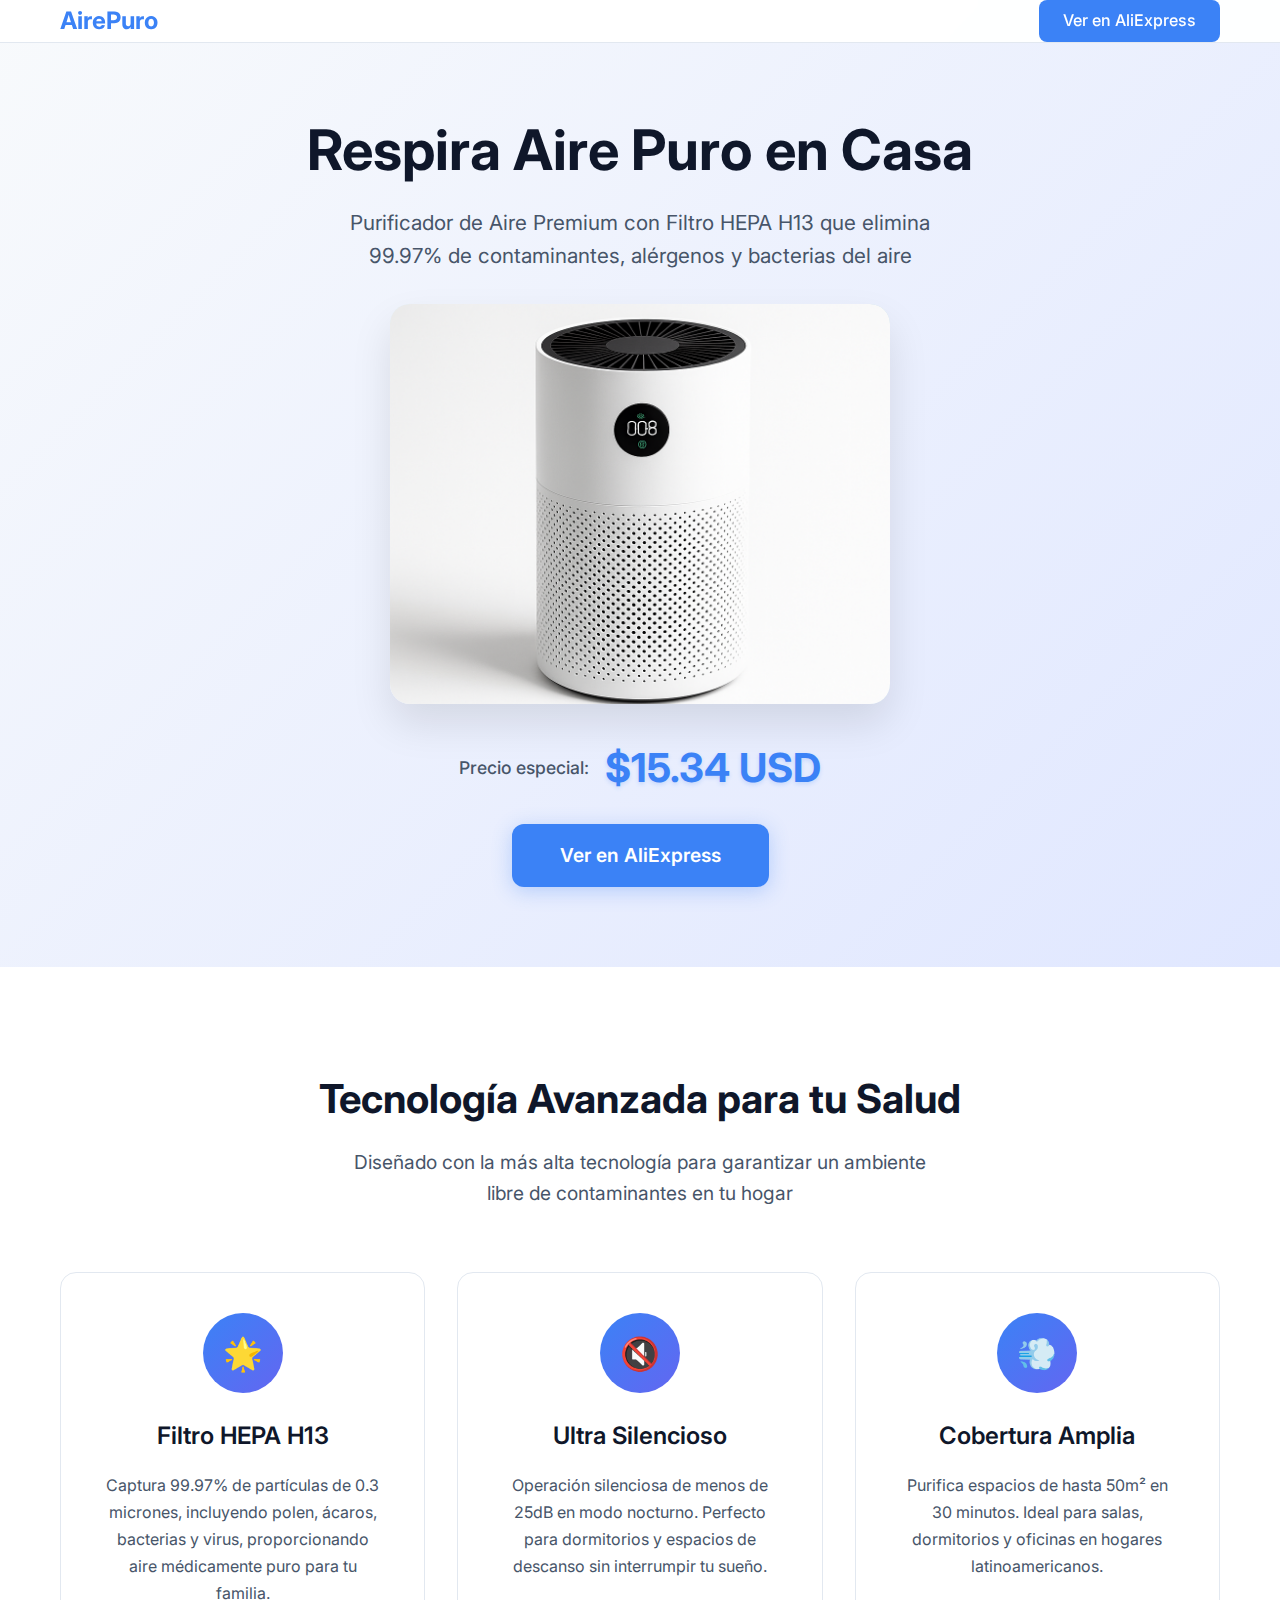
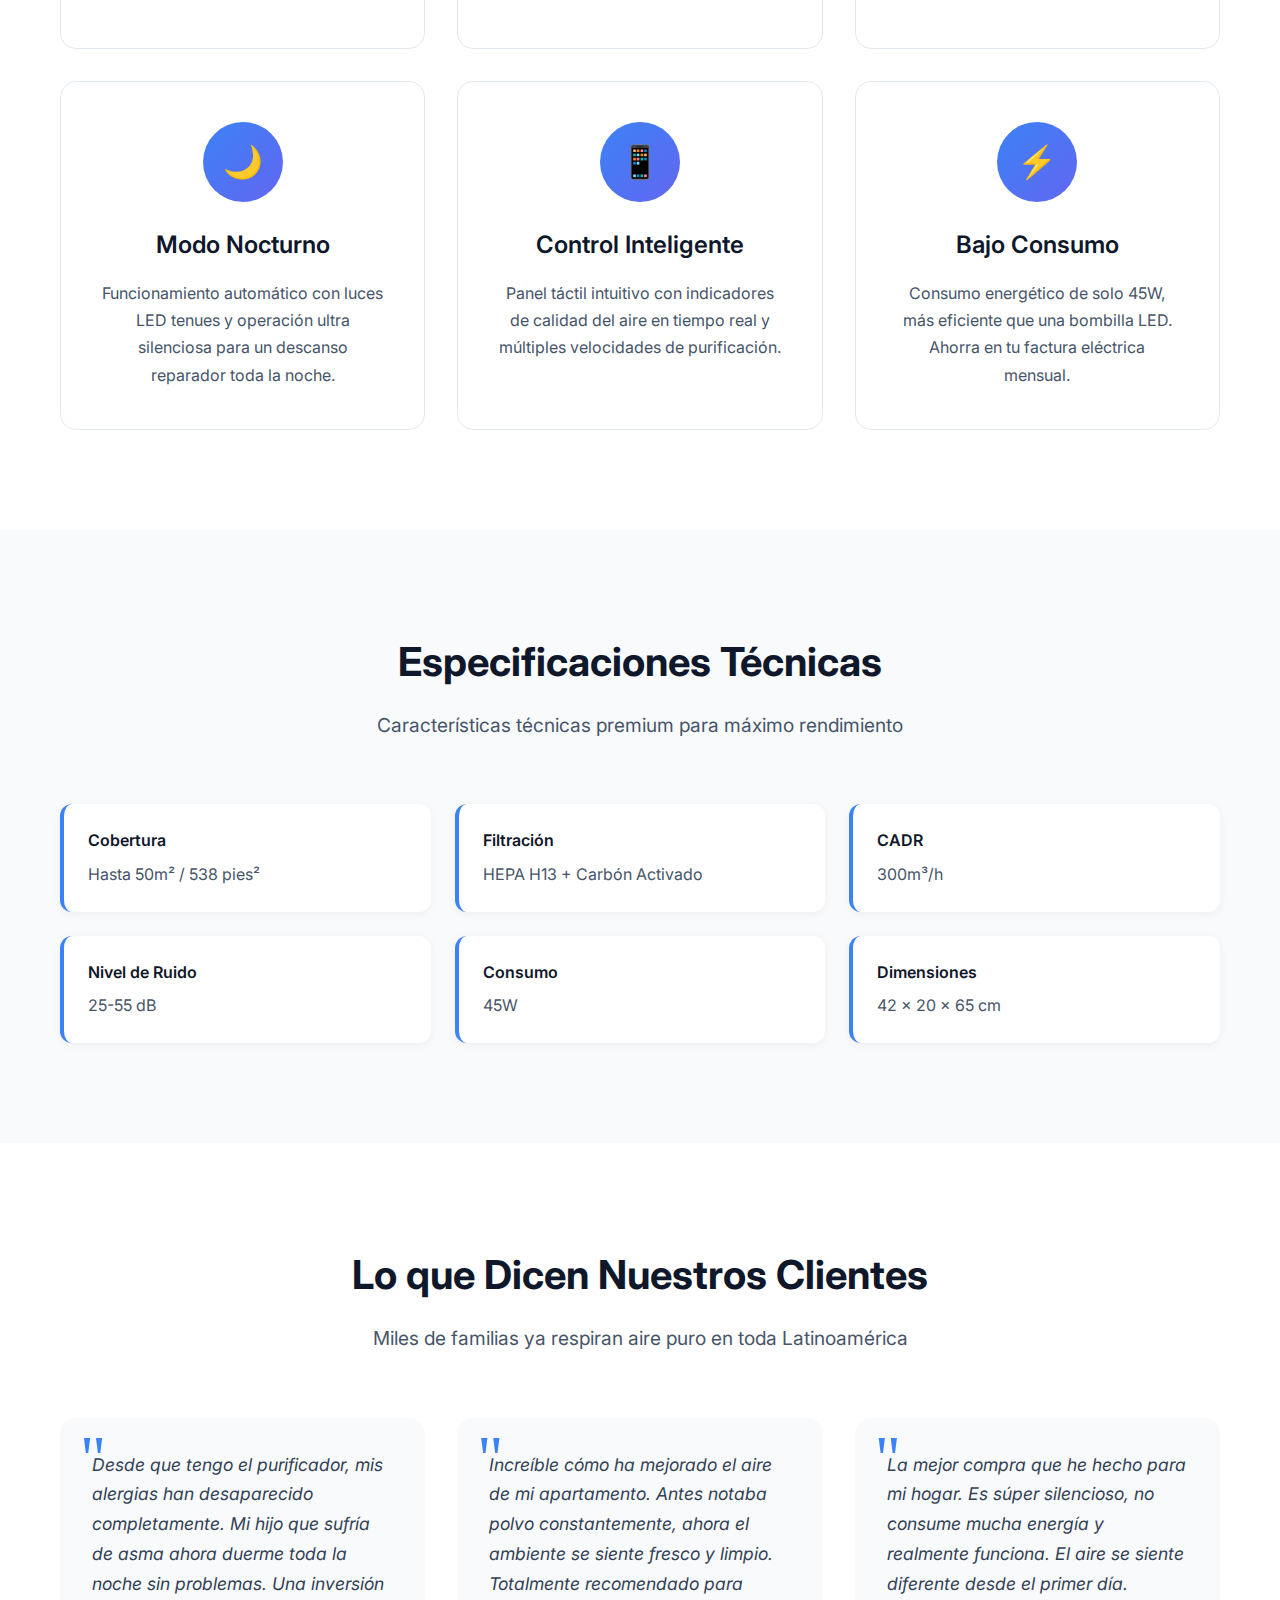
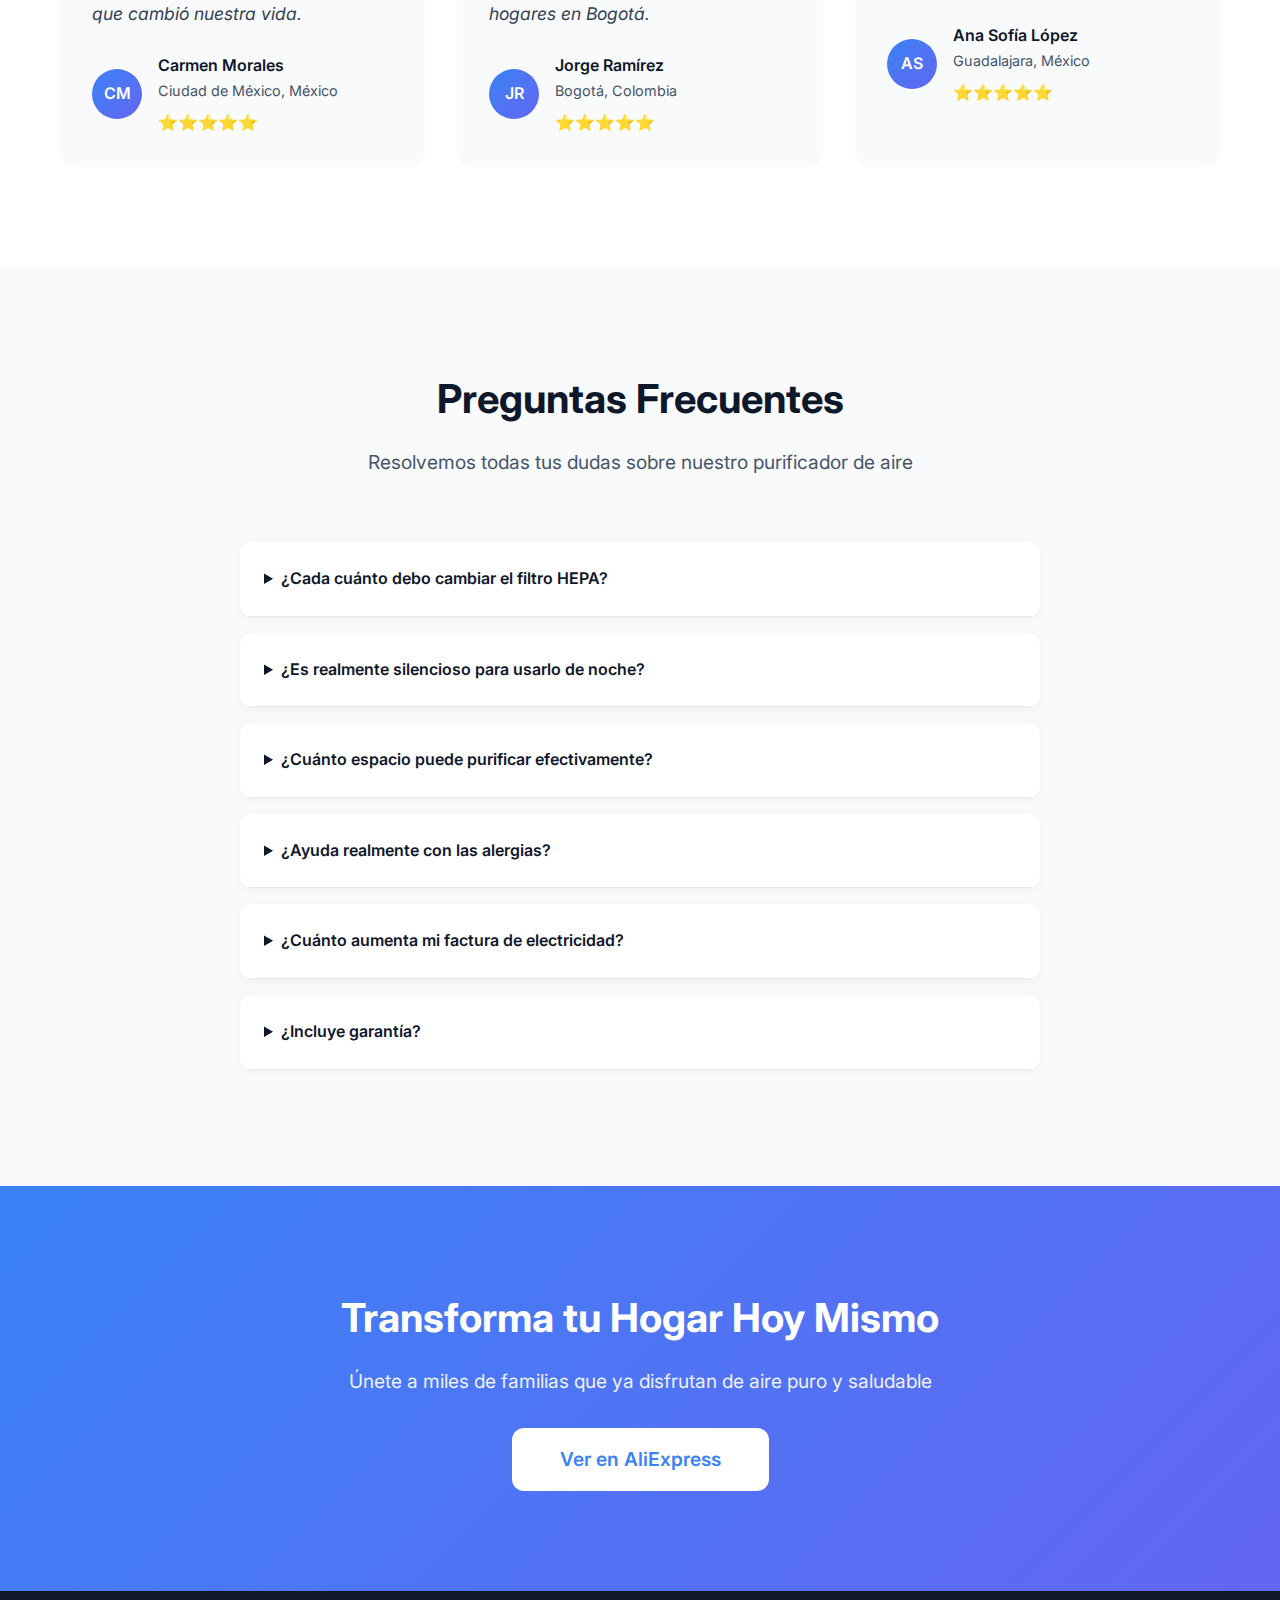
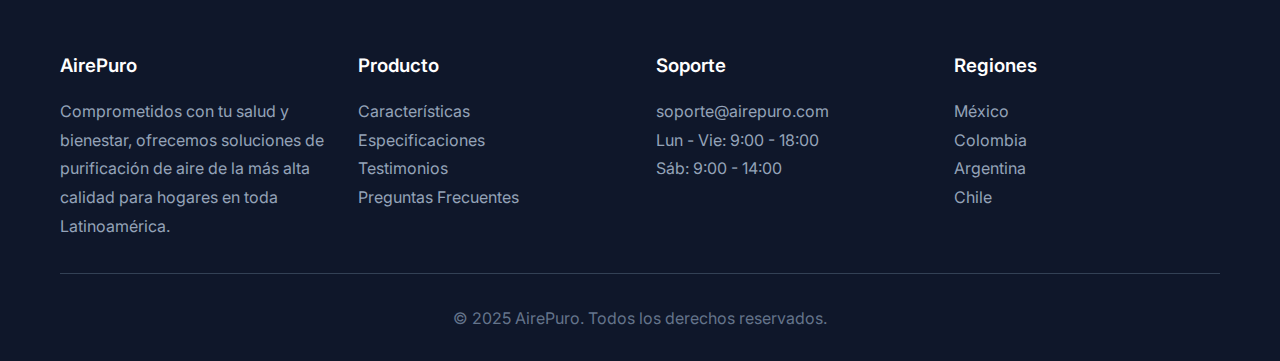
<file: index.html>
<!DOCTYPE html>
<html lang="es">
<head>
    <meta charset="UTF-8">
    <meta name="viewport" content="width=device-width, initial-scale=1.0">
    <title>Purificador de Aire Premium HEPA H13 - Aire Puro para tu Hogar | AirePuro</title>
    <meta name="description" content="Purificador de aire premium con filtro HEPA H13, elimina 99.97% de contaminantes, alérgenos y bacterias. Ideal para hogares en México y Latinoamérica. Compra ahora.">
    <meta name="keywords" content="purificador aire, filtro HEPA, aire puro, alergias, contaminación, hogar saludable, México, Colombia, Latinoamérica">
    <meta name="robots" content="index, follow">
    <link rel="canonical" href="https://airepuro.com">
    <link rel="icon" href="favicon.ico" type="image/x-icon">
    <link rel="stylesheet" href="style.css">
    
    <!-- Open Graph -->
    <meta property="og:title" content="Purificador de Aire Premium HEPA H13 - Aire Puro para tu Hogar">
    <meta property="og:description" content="Elimina 99.97% de contaminantes del aire. Tecnología HEPA H13 premium para un hogar más saludable.">
    <meta property="og:type" content="product">
    <meta property="og:url" content="https://airepuro.com">
    <meta property="og:image" content="https://airepuro.com/images/purif.png">
    <meta property="og:locale" content="es_MX">
    <meta property="product:price:amount" content="15.34">
    <meta property="product:price:currency" content="USD">
    <meta property="product:availability" content="in stock">
    <meta property="product:condition" content="new">
    <meta property="product:retailer_item_id" content="HEPA-H13-001">
    
    <!-- Twitter Card -->
    <meta name="twitter:card" content="summary_large_image">
    <meta name="twitter:title" content="Purificador de Aire Premium HEPA H13">
    <meta name="twitter:description" content="Aire puro y saludable para tu familia. Filtro HEPA H13 de grado médico.">
    <meta name="twitter:image" content="https://airepuro.com/images/purif.png">
    
    <!-- Schema.org - COMPLETAMENTE OPTIMIZADO PARA GOOGLE -->
    <script type="application/ld+json">
    {
        "@context": "https://schema.org",
        "@type": "Product",
        "name": "Purificador de Aire Premium HEPA H13",
        "description": "Purificador de aire con tecnología HEPA H13 que elimina 99.97% de contaminantes, alérgenos y bacterias del aire. Ideal para hogares saludables.",
        "image": [
            "https://airepuro.com/images/purif.png",
            "https://airepuro.com/images/purif-front.png",
            "https://airepuro.com/images/purif-side.png"
        ],
        "brand": {
            "@type": "Brand",
            "name": "AirePuro",
            "logo": "https://airepuro.com/images/logo.png"
        },
        "manufacturer": {
            "@type": "Organization",
            "name": "AirePuro Technologies"
        },
        "model": "HEPA-H13-Premium",
        "sku": "AP-HEPA-001",
        "gtin": "1234567890123",
        "mpn": "HEPA-H13-001",
        "category": "Electrodomésticos > Purificadores de Aire",
        "color": "Blanco",
        "material": "ABS Premium",
        "weight": {
            "@type": "QuantitativeValue",
            "value": "6.5",
            "unitCode": "KG"
        },
        "width": {
            "@type": "QuantitativeValue",
            "value": "20",
            "unitCode": "CM"
        },
        "height": {
            "@type": "QuantitativeValue",
            "value": "65",
            "unitCode": "CM"
        },
        "depth": {
            "@type": "QuantitativeValue",
            "value": "42",
            "unitCode": "CM"
        },
        "additionalProperty": [
            {
                "@type": "PropertyValue",
                "name": "Filtro",
                "value": "HEPA H13 + Carbón Activado"
            },
            {
                "@type": "PropertyValue",
                "name": "Cobertura",
                "value": "50 m²"
            },
            {
                "@type": "PropertyValue",
                "name": "CADR",
                "value": "300 m³/h"
            },
            {
                "@type": "PropertyValue",
                "name": "Nivel de Ruido",
                "value": "25-55 dB"
            },
            {
                "@type": "PropertyValue",
                "name": "Consumo",
                "value": "45W"
            }
        ],
        "offers": {
            "@type": "Offer",
            "price": "15.34",
            "priceCurrency": "USD",
            "availability": "https://schema.org/InStock",
            "itemCondition": "https://schema.org/NewCondition",
            "url": "https://s.click.aliexpress.com/e/_oEJDMy9",
            "seller": {
                "@type": "Organization",
                "name": "AirePuro Store",
                "url": "https://airepuro.com"
            },
            "validFrom": "2025-01-01",
            "validThrough": "2025-12-31",
            "priceValidUntil": "2025-12-31",
            "hasMerchantReturnPolicy": {
                "@type": "MerchantReturnPolicy",
                "applicableCountry": ["MX", "CO", "AR", "CL", "PE"],
                "returnPolicyCategory": "https://schema.org/MerchantReturnFiniteReturnWindow",
                "merchantReturnDays": 30,
                "returnMethod": "https://schema.org/ReturnByMail",
                "returnFees": "https://schema.org/FreeReturn",
                "refundType": "https://schema.org/FullRefund"
            },
            "shippingDetails": {
                "@type": "OfferShippingDetails",
                "shippingRate": {
                    "@type": "MonetaryAmount",
                    "value": "0",
                    "currency": "USD"
                },
                "shippingDestination": {
                    "@type": "DefinedRegion",
                    "addressCountry": ["MX", "CO", "AR", "CL", "PE"]
                },
                "deliveryTime": {
                    "@type": "ShippingDeliveryTime",
                    "handlingTime": {
                        "@type": "QuantitativeValue",
                        "minValue": 1,
                        "maxValue": 3,
                        "unitCode": "DAY"
                    },
                    "transitTime": {
                        "@type": "QuantitativeValue",
                        "minValue": 7,
                        "maxValue": 15,
                        "unitCode": "DAY"
                    }
                }
            },
            "warranty": {
                "@type": "WarrantyPromise",
                "durationOfWarranty": {
                    "@type": "QuantitativeValue",
                    "value": 24,
                    "unitCode": "MON"
                },
                "warrantyScope": "https://schema.org/CompleteWarrantyScope"
            }
        },
        "aggregateRating": {
            "@type": "AggregateRating",
            "ratingValue": "4.8",
            "bestRating": "5",
            "worstRating": "1",
            "ratingCount": "2847",
            "reviewCount": "2847"
        },
        "review": [
            {
                "@type": "Review",
                "reviewRating": {
                    "@type": "Rating",
                    "ratingValue": "5",
                    "bestRating": "5"
                },
                "author": {
                    "@type": "Person",
                    "name": "Carmen Morales"
                },
                "reviewBody": "Desde que tengo el purificador, mis alergias han desaparecido completamente. Mi hijo que sufría de asma ahora duerme toda la noche sin problemas. Una inversión que cambió nuestra vida.",
                "datePublished": "2024-11-15"
            },
            {
                "@type": "Review",
                "reviewRating": {
                    "@type": "Rating",
                    "ratingValue": "5",
                    "bestRating": "5"
                },
                "author": {
                    "@type": "Person",
                    "name": "Jorge Ramírez"
                },
                "reviewBody": "Increíble cómo ha mejorado el aire de mi apartamento. Antes notaba polvo constantemente, ahora el ambiente se siente fresco y limpio. Totalmente recomendado para hogares en Bogotá.",
                "datePublished": "2024-12-02"
            },
            {
                "@type": "Review",
                "reviewRating": {
                    "@type": "Rating",
                    "ratingValue": "5",
                    "bestRating": "5"
                },
                "author": {
                    "@type": "Person",
                    "name": "Ana Sofía López"
                },
                "reviewBody": "La mejor compra que he hecho para mi hogar. Es súper silencioso, no consume mucha energía y realmente funciona. El aire se siente diferente desde el primer día.",
                "datePublished": "2024-12-10"
            }
        ],
        "faq": [
            {
                "@type": "Question",
                "name": "¿Cada cuánto debo cambiar el filtro HEPA?",
                "acceptedAnswer": {
                    "@type": "Answer",
                    "text": "El filtro HEPA H13 tiene una duración de 8-12 meses dependiendo del uso y la calidad del aire ambiente. El dispositivo incluye un indicador que te avisará cuando sea momento de reemplazarlo."
                }
            },
            {
                "@type": "Question",
                "name": "¿Es realmente silencioso para usarlo de noche?",
                "acceptedAnswer": {
                    "@type": "Answer",
                    "text": "Sí, en modo nocturno opera a menos de 25dB, que es más silencioso que un susurro. Muchos usuarios reportan que no lo escuchan funcionando durante la noche."
                }
            },
            {
                "@type": "Question",
                "name": "¿Cuánto espacio puede purificar efectivamente?",
                "acceptedAnswer": {
                    "@type": "Answer",
                    "text": "El purificador es efectivo en espacios de hasta 50m². Para habitaciones más grandes, recomendamos usar dos unidades para obtener los mejores resultados."
                }
            },
            {
                "@type": "Question",
                "name": "¿Ayuda realmente con las alergias?",
                "acceptedAnswer": {
                    "@type": "Answer",
                    "text": "Absolutamente. El filtro HEPA H13 captura 99.97% de alérgenos como polen, ácaros del polvo, caspa de mascotas y esporas de moho, proporcionando alivio significativo a personas alérgicas."
                }
            }
        ]
    }
    </script>
    
    <!-- Breadcrumb Schema -->
    <script type="application/ld+json">
    {
        "@context": "https://schema.org",
        "@type": "BreadcrumbList",
        "itemListElement": [
            {
                "@type": "ListItem",
                "position": 1,
                "name": "Inicio",
                "item": "https://airepuro.com"
            },
            {
                "@type": "ListItem",
                "position": 2,
                "name": "Purificadores de Aire",
                "item": "https://airepuro.com/purificadores"
            },
            {
                "@type": "ListItem",
                "position": 3,
                "name": "Purificador HEPA H13",
                "item": "https://airepuro.com/purificador-hepa-h13"
            }
        ]
    }
    </script>
    
    <!-- Organization Schema -->
    <script type="application/ld+json">
    {
        "@context": "https://schema.org",
        "@type": "Organization",
        "name": "AirePuro",
        "url": "https://airepuro.com",
        "logo": "https://airepuro.com/images/logo.png",
        "description": "Especialistas en purificación de aire para hogares en Latinoamérica",
        "address": {
            "@type": "PostalAddress",
            "addressRegion": "Latinoamérica",
            "addressCountry": ["MX", "CO", "AR", "CL"]
        },
        "contactPoint": {
            "@type": "ContactPoint",
            "telephone": "+52-800-123-4567",
            "contactType": "customer service",
            "availableLanguage": "Spanish",
            "areaServed": ["MX", "CO", "AR", "CL", "PE"]
        },
        "sameAs": [
            "https://facebook.com/airepuro",
            "https://instagram.com/airepuro",
            "https://twitter.com/airepuro"
        ]
    }
    </script>
    
    <!-- Google Fonts -->
    <link rel="preconnect" href="https://fonts.googleapis.com">
    <link rel="preconnect" href="https://fonts.gstatic.com" crossorigin>
    <link href="https://fonts.googleapis.com/css2?family=Inter:wght@300;400;500;600;700&display=swap" rel="stylesheet">
</head>
<body>
    <header>
        <nav class="container">
            <div class="logo">AirePuro</div>
            <a href="https://s.click.aliexpress.com/e/_oEJDMy9" class="cta-header">Ver en AliExpress</a>
        </nav>
    </header>

    <main>
        <section class="hero">
            <div class="container">
                <h1>Respira Aire Puro en Casa</h1>
                <p class="subtitle">Purificador de Aire Premium con Filtro HEPA H13 que elimina 99.97% de contaminantes, alérgenos y bacterias del aire</p>
                
                <div class="hero-image">
                    <img src="images/purif.png" alt="Purificador de Aire Premium HEPA H13" style="width: 100%; height: 100%; object-fit: cover; border-radius: 20px;" onerror="this.style.display='none'; this.nextElementSibling.style.display='flex';">
                    <div style="display: none; width: 100%; height: 100%; align-items: center; justify-content: center; background: linear-gradient(45deg, #f0f4f8, #d6e7f0); border-radius: 20px; color: #64748b;">
                        Purificador de Aire Premium
                    </div>
                </div>
                <div class="price-display">
                    <span class="price-label">Precio especial:</span>
                    <span class="price-current">$15.34 USD</span>
                </div>
                <a href="https://s.click.aliexpress.com/e/_oEJDMy9" class="cta-primary">Ver en AliExpress</a>
            </div>
        </section>

        <section class="features">
            <div class="container">
                <h2 class="section-title">Tecnología Avanzada para tu Salud</h2>
                <p class="section-subtitle">Diseñado con la más alta tecnología para garantizar un ambiente libre de contaminantes en tu hogar</p>
                
                <div class="features-grid">
                    <div class="feature-card">
                        <div class="feature-icon">🌟</div>
                        <h3>Filtro HEPA H13</h3>
                        <p>Captura 99.97% de partículas de 0.3 micrones, incluyendo polen, ácaros, bacterias y virus, proporcionando aire médicamente puro para tu familia.</p>
                    </div>
                    
                    <div class="feature-card">
                        <div class="feature-icon">🔇</div>
                        <h3>Ultra Silencioso</h3>
                        <p>Operación silenciosa de menos de 25dB en modo nocturno. Perfecto para dormitorios y espacios de descanso sin interrumpir tu sueño.</p>
                    </div>
                    
                    <div class="feature-card">
                        <div class="feature-icon">💨</div>
                        <h3>Cobertura Amplia</h3>
                        <p>Purifica espacios de hasta 50m² en 30 minutos. Ideal para salas, dormitorios y oficinas en hogares latinoamericanos.</p>
                    </div>
                    
                    <div class="feature-card">
                        <div class="feature-icon">🌙</div>
                        <h3>Modo Nocturno</h3>
                        <p>Funcionamiento automático con luces LED tenues y operación ultra silenciosa para un descanso reparador toda la noche.</p>
                    </div>
                    
                    <div class="feature-card">
                        <div class="feature-icon">📱</div>
                        <h3>Control Inteligente</h3>
                        <p>Panel táctil intuitivo con indicadores de calidad del aire en tiempo real y múltiples velocidades de purificación.</p>
                    </div>
                    
                    <div class="feature-card">
                        <div class="feature-icon">⚡</div>
                        <h3>Bajo Consumo</h3>
                        <p>Consumo energético de solo 45W, más eficiente que una bombilla LED. Ahorra en tu factura eléctrica mensual.</p>
                    </div>
                </div>
            </div>
        </section>

        <section class="specs">
            <div class="container">
                <h2 class="section-title">Especificaciones Técnicas</h2>
                <p class="section-subtitle">Características técnicas premium para máximo rendimiento</p>
                
                <div class="specs-grid">
                    <div class="spec-item">
                        <div class="spec-label">Cobertura</div>
                        <div class="spec-value">Hasta 50m² / 538 pies²</div>
                    </div>
                    <div class="spec-item">
                        <div class="spec-label">Filtración</div>
                        <div class="spec-value">HEPA H13 + Carbón Activado</div>
                    </div>
                    <div class="spec-item">
                        <div class="spec-label">CADR</div>
                        <div class="spec-value">300m³/h</div>
                    </div>
                    <div class="spec-item">
                        <div class="spec-label">Nivel de Ruido</div>
                        <div class="spec-value">25-55 dB</div>
                    </div>
                    <div class="spec-item">
                        <div class="spec-label">Consumo</div>
                        <div class="spec-value">45W</div>
                    </div>
                    <div class="spec-item">
                        <div class="spec-label">Dimensiones</div>
                        <div class="spec-value">42 x 20 x 65 cm</div>
                    </div>
                </div>
            </div>
        </section>

        <section class="testimonials">
            <div class="container">
                <h2 class="section-title">Lo que Dicen Nuestros Clientes</h2>
                <p class="section-subtitle">Miles de familias ya respiran aire puro en toda Latinoamérica</p>
                
                <div class="testimonials-grid">
                    <div class="testimonial">
                        <p class="testimonial-text">Desde que tengo el purificador, mis alergias han desaparecido completamente. Mi hijo que sufría de asma ahora duerme toda la noche sin problemas. Una inversión que cambió nuestra vida.</p>
                        <div class="testimonial-author">
                            <div class="author-avatar">CM</div>
                            <div class="author-info">
                                <h4>Carmen Morales</h4>
                                <p>Ciudad de México, México</p>
                                <div class="stars">⭐⭐⭐⭐⭐</div>
                            </div>
                        </div>
                    </div>
                    
                    <div class="testimonial">
                        <p class="testimonial-text">Increíble cómo ha mejorado el aire de mi apartamento. Antes notaba polvo constantemente, ahora el ambiente se siente fresco y limpio. Totalmente recomendado para hogares en Bogotá.</p>
                        <div class="testimonial-author">
                            <div class="author-avatar">JR</div>
                            <div class="author-info">
                                <h4>Jorge Ramírez</h4>
                                <p>Bogotá, Colombia</p>
                                <div class="stars">⭐⭐⭐⭐⭐</div>
                            </div>
                        </div>
                    </div>
                    
                    <div class="testimonial">
                        <p class="testimonial-text">La mejor compra que he hecho para mi hogar. Es súper silencioso, no consume mucha energía y realmente funciona. El aire se siente diferente desde el primer día.</p>
                        <div class="testimonial-author">
                            <div class="author-avatar">AS</div>
                            <div class="author-info">
                                <h4>Ana Sofía López</h4>
                                <p>Guadalajara, México</p>
                                <div class="stars">⭐⭐⭐⭐⭐</div>
                            </div>
                        </div>
                    </div>
                </div>
            </div>
        </section>

        <section class="faq">
            <div class="container">
                <h2 class="section-title">Preguntas Frecuentes</h2>
                <p class="section-subtitle">Resolvemos todas tus dudas sobre nuestro purificador de aire</p>
                
                <div class="faq-container">
                    <div class="faq-item">
                        <details>
                            <summary>¿Cada cuánto debo cambiar el filtro HEPA?</summary>
                            <div class="faq-content">
                                <p>El filtro HEPA H13 tiene una duración de 8-12 meses dependiendo del uso y la calidad del aire ambiente. El dispositivo incluye un indicador que te avisará cuando sea momento de reemplazarlo.</p>
                            </div>
                        </details>
                    </div>
                    
                    <div class="faq-item">
                        <details>
                            <summary>¿Es realmente silencioso para usarlo de noche?</summary>
                            <div class="faq-content">
                                <p>Sí, en modo nocturno opera a menos de 25dB, que es más silencioso que un susurro. Muchos usuarios reportan que no lo escuchan funcionando durante la noche.</p>
                            </div>
                        </details>
                    </div>
                    
                    <div class="faq-item">
                        <details>
                            <summary>¿Cuánto espacio puede purificar efectivamente?</summary>
                            <div class="faq-content">
                                <p>El purificador es efectivo en espacios de hasta 50m². Para habitaciones más grandes, recomendamos usar dos unidades para obtener los mejores resultados.</p>
                            </div>
                        </details>
                    </div>
                    
                    <div class="faq-item">
                        <details>
                            <summary>¿Ayuda realmente con las alergias?</summary>
                            <div class="faq-content">
                                <p>Absolutamente. El filtro HEPA H13 captura 99.97% de alérgenos como polen, ácaros del polvo, caspa de mascotas y esporas de moho, proporcionando alivio significativo a personas alérgicas.</p>
                            </div>
                        </details>
                    </div>
                    
                    <div class="faq-item">
                        <details>
                            <summary>¿Cuánto aumenta mi factura de electricidad?</summary>
                            <div class="faq-content">
                                <p>Con un consumo de solo 45W, funcionando 24/7 aumentaría tu factura aproximadamente $8-12 USD al mes, dependiendo de las tarifas locales de electricidad.</p>
                            </div>
                        </details>
                    </div>
                    
                    <div class="faq-item">
                        <details>
                            <summary>¿Incluye garantía?</summary>
                            <div class="faq-content">
                                <p>Sí, incluye garantía de 2 años del fabricante y 30 días de garantía de satisfacción. Si no estás completamente satisfecho, puedes devolverlo.</p>
                            </div>
                        </details>
                    </div>
                </div>
            </div>
        </section>

        <section class="cta-section">
            <div class="container">
                <h2>Transforma tu Hogar Hoy Mismo</h2>
                <p>Únete a miles de familias que ya disfrutan de aire puro y saludable</p>
                <a href="https://s.click.aliexpress.com/e/_oEJDMy9" class="cta-final">Ver en AliExpress</a>
            </div>
        </section>
    </main>

    <footer>
        <div class="container">
            <div class="footer-content">
                <div class="footer-section">
                    <h3>AirePuro</h3>
                    <p>Comprometidos con tu salud y bienestar, ofrecemos soluciones de purificación de aire de la más alta calidad para hogares en toda Latinoamérica.</p>
                </div>
                
                <div class="footer-section">
                    <h3>Producto</h3>
                    <p><a href="#features">Características</a></p>
                    <p><a href="#specs">Especificaciones</a></p>
                    <p><a href="#testimonials">Testimonios</a></p>
                    <p><a href="#faq">Preguntas Frecuentes</a></p>
                </div>
                
                <div class="footer-section">
                    <h3>Soporte</h3>
                    <p><a href="mailto:soporte@airepuro.com">soporte@airepuro.com</a></p>
                    <p>Lun - Vie: 9:00 - 18:00</p>
                    <p>Sáb: 9:00 - 14:00</p>
                </div>
                
                <div class="footer-section">
                    <h3>Regiones</h3>
                    <p>México</p>
                    <p>Colombia</p>
                    <p>Argentina</p>
                    <p>Chile</p>
                </div>
            </div>
            
            <div class="footer-bottom">
                <p>&copy; 2025 AirePuro. Todos los derechos reservados.</p>
            </div>
        </div>
    </footer>
</body>
</html>
</file>
<file: style.css>
:root {
    --primary: #3b82f6;
    --primary-dark: #2563eb;
    --secondary: #6366f1;
    --accent: #8b5cf6;
    --dark: #1e293b;
    --gray-50: #f8fafc;
    --gray-100: #f1f5f9;
    --gray-200: #e2e8f0;
    --gray-300: #cbd5e1;
    --gray-400: #94a3b8;
    --gray-500: #64748b;
    --gray-600: #475569;
    --gray-700: #334155;
    --gray-800: #1e293b;
    --gray-900: #0f172a;
    --white: #ffffff;
    --success: #10b981;
    --warning: #f59e0b;
}

* {
    margin: 0;
    padding: 0;
    box-sizing: border-box;
}

body {
    font-family: 'Inter', sans-serif;
    line-height: 1.6;
    color: var(--gray-800);
    background-color: var(--white);
}

.container {
    max-width: 1200px;
    margin: 0 auto;
    padding: 0 20px;
}

/* Header */
header {
    background: rgba(255, 255, 255, 0.95);
    backdrop-filter: blur(10px);
    position: fixed;
    top: 0;
    width: 100%;
    z-index: 100;
    border-bottom: 1px solid var(--gray-200);
}

nav {
    display: flex;
    justify-content: space-between;
    align-items: center;
    padding: 1rem 0;
}

.logo {
    font-size: 1.5rem;
    font-weight: 700;
    color: var(--primary);
}

.cta-header {
    background: var(--primary);
    color: white;
    padding: 0.5rem 1.5rem;
    border-radius: 8px;
    text-decoration: none;
    font-weight: 500;
    transition: all 0.3s ease;
}

.cta-header:hover {
    background: var(--primary-dark);
    transform: translateY(-1px);
}

/* Hero Section */
.hero {
    background: linear-gradient(135deg, var(--gray-50) 0%, #e0e7ff 100%);
    padding: 120px 0 80px;
    text-align: center;
}

.hero h1 {
    font-size: 3.5rem;
    font-weight: 700;
    color: var(--gray-900);
    margin-bottom: 1.5rem;
    line-height: 1.1;
}

.hero .subtitle {
    font-size: 1.3rem;
    color: var(--gray-600);
    margin-bottom: 2rem;
    max-width: 600px;
    margin-left: auto;
    margin-right: auto;
}

.hero-image {
    width: 100%;
    max-width: 500px;
    height: 400px;
    background: linear-gradient(45deg, #f0f4f8, #d6e7f0);
    border-radius: 20px;
    margin: 2rem auto;
    display: flex;
    align-items: center;
    justify-content: center;
    font-size: 1.2rem;
    color: var(--gray-600);
    box-shadow: 0 20px 40px rgba(0,0,0,0.1);
    overflow: hidden;
}

.cta-primary {
    display: inline-block;
    background: var(--primary);
    color: white;
    padding: 1rem 3rem;
    font-size: 1.2rem;
    font-weight: 600;
    text-decoration: none;
    border-radius: 12px;
    transition: all 0.3s ease;
    box-shadow: 0 4px 20px rgba(59, 130, 246, 0.3);
}

.cta-primary:hover {
    background: var(--primary-dark);
    transform: translateY(-2px);
    box-shadow: 0 8px 30px rgba(59, 130, 246, 0.4);
}

/* Features Section */
.features {
    padding: 100px 0;
    background: var(--white);
}

.section-title {
    text-align: center;
    font-size: 2.5rem;
    font-weight: 700;
    color: var(--gray-900);
    margin-bottom: 1rem;
}

.section-subtitle {
    text-align: center;
    font-size: 1.2rem;
    color: var(--gray-600);
    margin-bottom: 4rem;
    max-width: 600px;
    margin-left: auto;
    margin-right: auto;
}

.features-grid {
    display: grid;
    grid-template-columns: repeat(auto-fit, minmax(350px, 1fr));
    gap: 2rem;
    margin-top: 4rem;
}

.feature-card {
    background: var(--white);
    padding: 2.5rem;
    border-radius: 16px;
    border: 1px solid var(--gray-200);
    transition: all 0.3s ease;
    text-align: center;
}

.feature-card:hover {
    transform: translateY(-5px);
    box-shadow: 0 20px 40px rgba(0,0,0,0.1);
    border-color: var(--primary);
}

.feature-icon {
    width: 80px;
    height: 80px;
    background: linear-gradient(135deg, var(--primary), var(--secondary));
    border-radius: 50%;
    display: flex;
    align-items: center;
    justify-content: center;
    margin: 0 auto 1.5rem;
    font-size: 2rem;
    color: white;
}

.feature-card h3 {
    font-size: 1.5rem;
    font-weight: 600;
    color: var(--gray-900);
    margin-bottom: 1rem;
}

/* Price Display */
.price-display {
    display: flex;
    align-items: center;
    justify-content: center;
    gap: 1rem;
    margin: 1.5rem 0;
    flex-wrap: wrap;
}

.price-label {
    font-size: 1.1rem;
    color: var(--gray-600);
    font-weight: 500;
}

.price-current {
    font-size: 2.5rem;
    font-weight: 700;
    color: var(--primary);
    text-shadow: 0 2px 4px rgba(59, 130, 246, 0.2);
}

.price-original {
    font-size: 1.2rem;
    color: var(--gray-500);
    text-decoration: line-through;
}

.price-discount {
    background: var(--success);
    color: white;
    padding: 0.3rem 0.8rem;
    border-radius: 20px;
    font-size: 0.9rem;
    font-weight: 600;
    animation: pulse 2s infinite;
}

@keyframes pulse {
    0%, 100% { transform: scale(1); }
    50% { transform: scale(1.05); }
}

/* Responsive price */
@media (max-width: 480px) {
    .price-current {
        font-size: 2rem;
    }
    
    .price-display {
        gap: 0.5rem;
    }
}

.feature-card p {
    color: var(--gray-600);
    line-height: 1.7;
}

/* Specifications */
.specs {
    padding: 100px 0;
    background: var(--gray-50);
}

.specs-grid {
    display: grid;
    grid-template-columns: repeat(auto-fit, minmax(300px, 1fr));
    gap: 1.5rem;
    margin-top: 3rem;
}

.spec-item {
    background: var(--white);
    padding: 1.5rem;
    border-radius: 12px;
    border-left: 4px solid var(--primary);
    box-shadow: 0 2px 10px rgba(0,0,0,0.05);
}

.spec-label {
    font-weight: 600;
    color: var(--gray-900);
    margin-bottom: 0.5rem;
}

.spec-value {
    color: var(--gray-600);
}

/* Testimonials */
.testimonials {
    padding: 100px 0;
    background: var(--white);
}

.testimonials-grid {
    display: grid;
    grid-template-columns: repeat(auto-fit, minmax(350px, 1fr));
    gap: 2rem;
    margin-top: 4rem;
}

.testimonial {
    background: var(--gray-50);
    padding: 2rem;
    border-radius: 16px;
    position: relative;
}

.testimonial::before {
    content: '"';
    font-size: 4rem;
    color: var(--primary);
    position: absolute;
    top: -10px;
    left: 20px;
    font-family: serif;
}

.testimonial-text {
    font-style: italic;
    color: var(--gray-700);
    margin-bottom: 1.5rem;
    font-size: 1.1rem;
    line-height: 1.7;
}

.testimonial-author {
    display: flex;
    align-items: center;
    gap: 1rem;
}

.author-avatar {
    width: 50px;
    height: 50px;
    background: linear-gradient(135deg, var(--primary), var(--secondary));
    border-radius: 50%;
    display: flex;
    align-items: center;
    justify-content: center;
    color: white;
    font-weight: 600;
}

.author-info h4 {
    font-weight: 600;
    color: var(--gray-900);
}

.author-info p {
    color: var(--gray-600);
    font-size: 0.9rem;
}

.stars {
    color: #fbbf24;
    margin-top: 0.5rem;
}

/* FAQ */
.faq {
    padding: 100px 0;
    background: var(--gray-50);
}

.faq-container {
    max-width: 800px;
    margin: 0 auto;
}

.faq-item {
    margin-bottom: 1rem;
}

.faq-item details {
    background: var(--white);
    border-radius: 12px;
    overflow: hidden;
    box-shadow: 0 2px 10px rgba(0,0,0,0.05);
}

.faq-item summary {
    padding: 1.5rem;
    font-weight: 600;
    color: var(--gray-900);
    cursor: pointer;
    border-bottom: 1px solid var(--gray-200);
    transition: all 0.3s ease;
}

.faq-item summary:hover {
    background: var(--gray-50);
}

.faq-content {
    padding: 1.5rem;
    color: var(--gray-600);
    line-height: 1.7;
}

/* CTA Section */
.cta-section {
    padding: 100px 0;
    background: linear-gradient(135deg, var(--primary) 0%, var(--secondary) 100%);
    text-align: center;
    color: white;
}

.cta-section h2 {
    font-size: 2.5rem;
    font-weight: 700;
    margin-bottom: 1rem;
}

.cta-section p {
    font-size: 1.2rem;
    margin-bottom: 2rem;
    opacity: 0.9;
}

.cta-final {
    display: inline-block;
    background: var(--white);
    color: var(--primary);
    padding: 1rem 3rem;
    font-size: 1.2rem;
    font-weight: 600;
    text-decoration: none;
    border-radius: 12px;
    transition: all 0.3s ease;
}

.cta-final:hover {
    transform: translateY(-2px);
    box-shadow: 0 10px 30px rgba(255,255,255,0.3);
}

/* Footer */
footer {
    background: var(--gray-900);
    color: var(--gray-300);
    padding: 60px 0 30px;
}

.footer-content {
    display: grid;
    grid-template-columns: repeat(auto-fit, minmax(250px, 1fr));
    gap: 2rem;
    margin-bottom: 2rem;
}

.footer-section h3 {
    color: var(--white);
    font-weight: 600;
    margin-bottom: 1rem;
}

.footer-section p,
.footer-section a {
    color: var(--gray-400);
    text-decoration: none;
    line-height: 1.8;
}

.footer-section a:hover {
    color: var(--primary);
}

.footer-bottom {
    border-top: 1px solid var(--gray-700);
    padding-top: 2rem;
    text-align: center;
    color: var(--gray-500);
}

/* Responsive */
@media (max-width: 768px) {
    .hero h1 {
        font-size: 2.5rem;
    }
    
    .hero .subtitle {
        font-size: 1.1rem;
        padding: 0 1rem;
    }
    
    .features-grid,
    .testimonials-grid {
        grid-template-columns: 1fr;
    }
    
    .container {
        padding: 0 15px;
    }
    
    .section-title {
        font-size: 2rem;
    }
}

@media (max-width: 480px) {
    .hero {
        padding: 100px 0 60px;
    }
    
    .hero h1 {
        font-size: 2rem;
    }
    
    .cta-primary,
    .cta-final {
        padding: 0.8rem 2rem;
        font-size: 1.1rem;
    }
}
</file>
